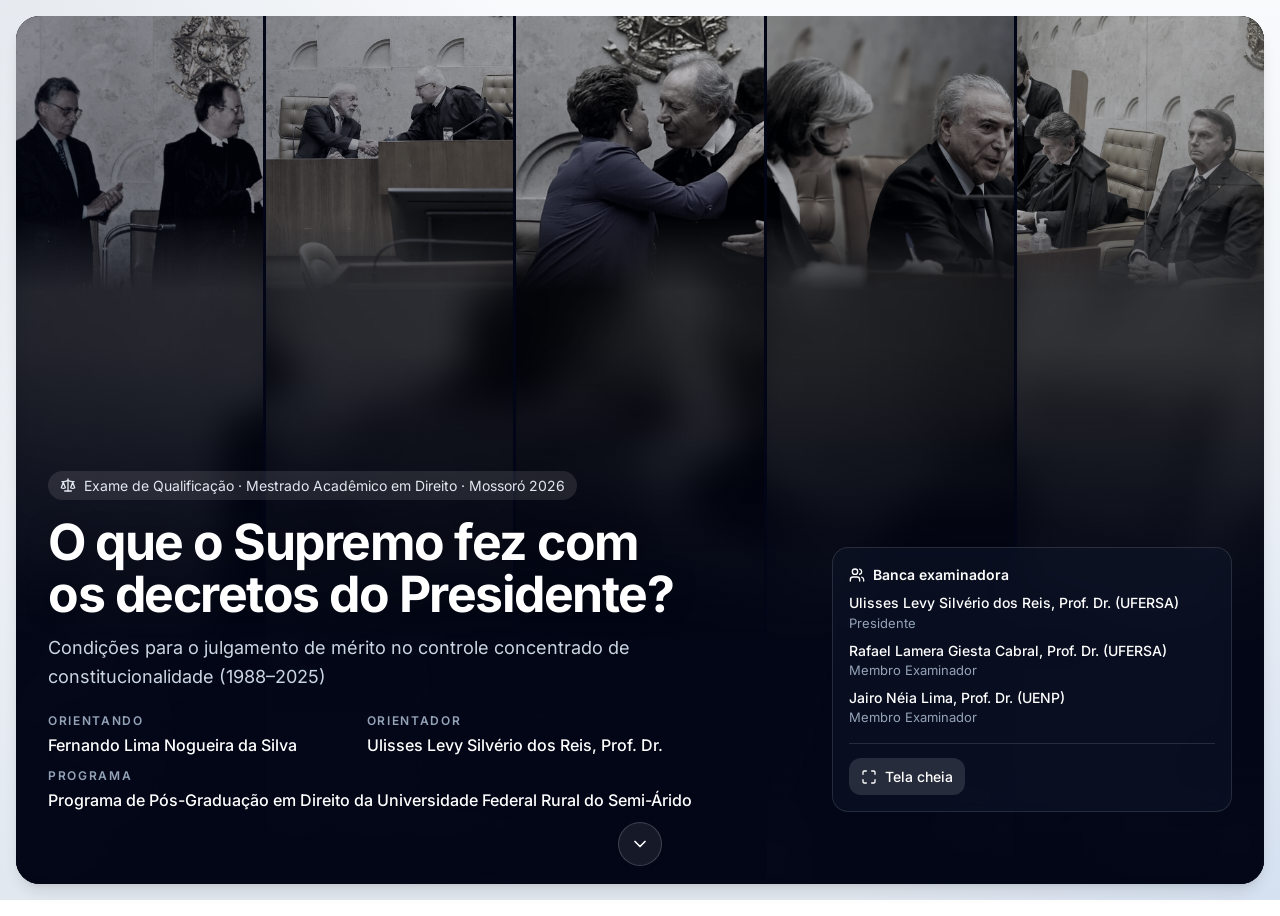
<file: index.html>
<!doctype html>
<html lang="pt-BR">
<head>
<meta charset="utf-8">
<meta name="viewport" content="width=device-width, initial-scale=1">
<title>O que o Supremo fez com os decretos do Presidente?</title>
<meta http-equiv="refresh" content="0; url=apresentacao.html">
<link rel="canonical" href="apresentacao.html">
<script>location.replace("apresentacao.html" + location.hash);</script>
<style>body{margin:0;min-height:100vh;display:grid;place-items:center;background:#f8fafc;color:#0f172a;font:16px/1.5 system-ui,sans-serif}a{color:#b45309}</style>
</head>
<body><p><a href="apresentacao.html">Abrir a apresentação</a></p></body>
</html>
</file>
